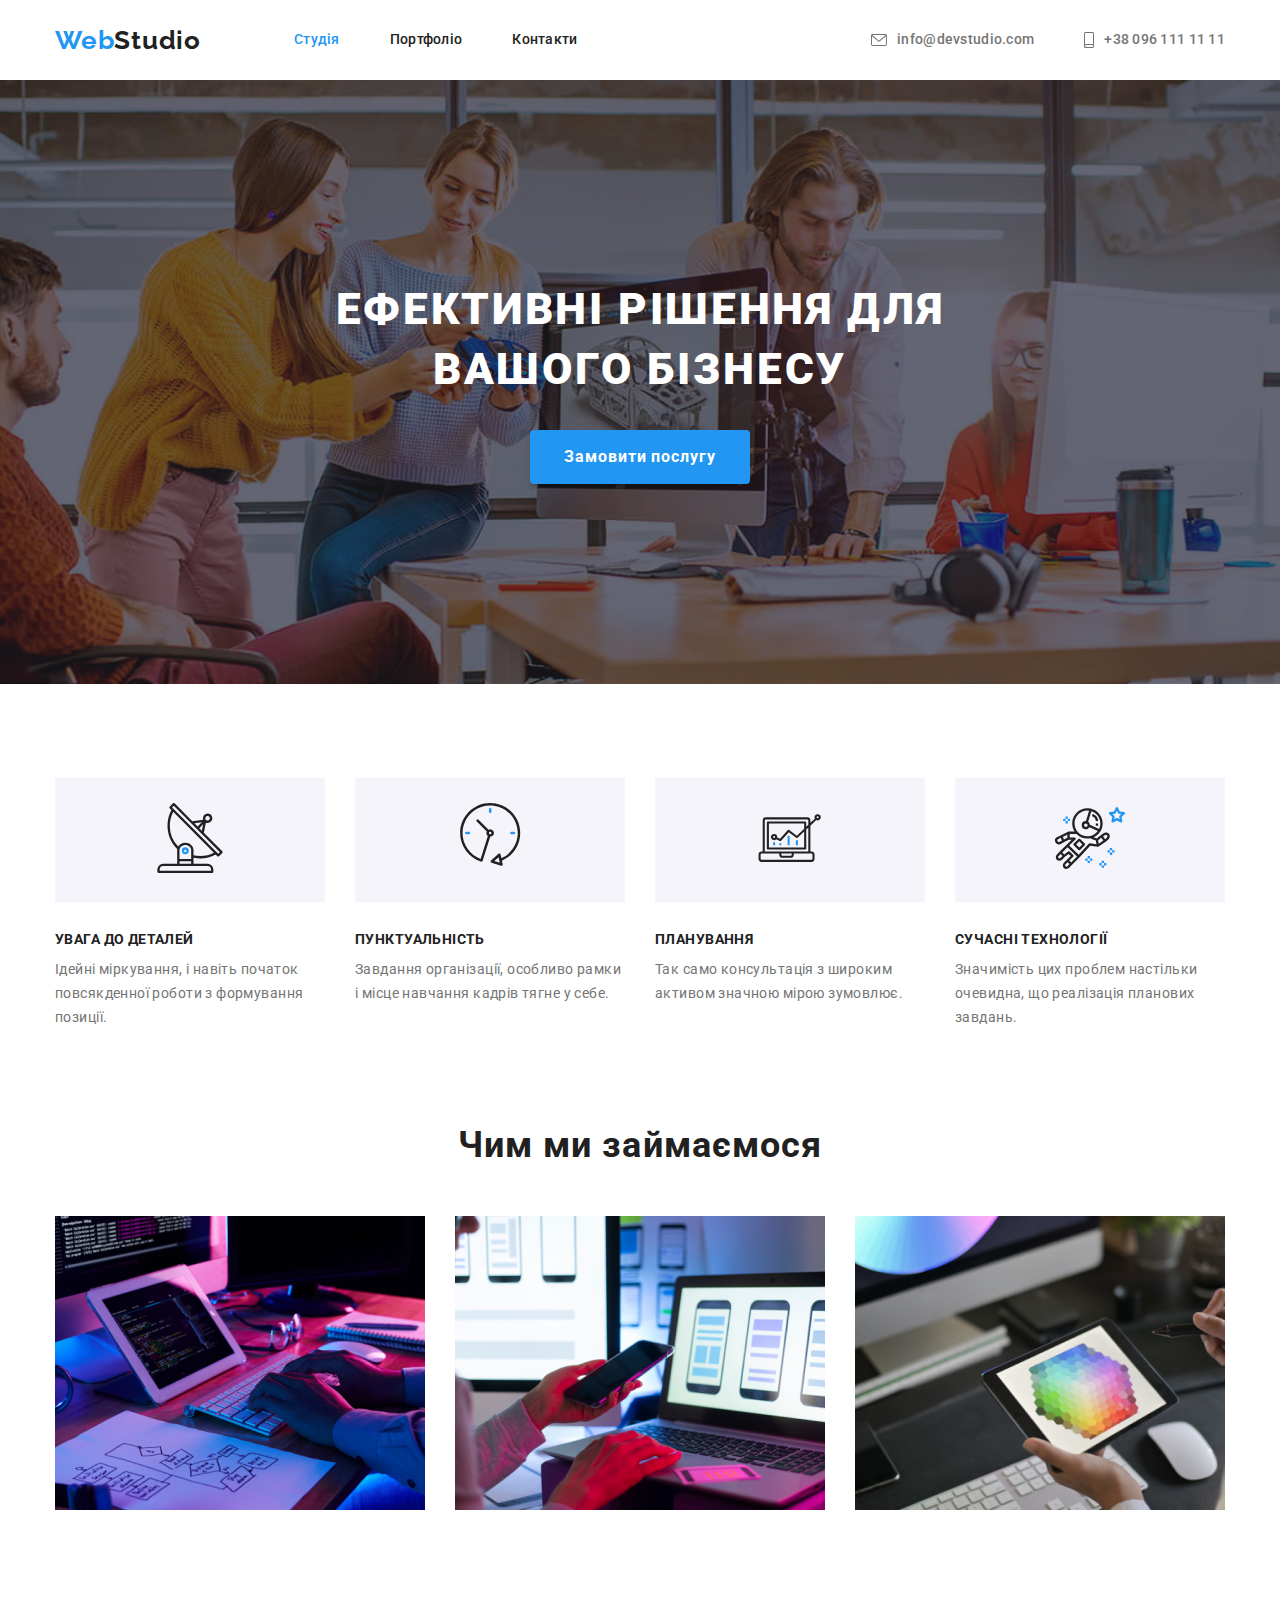
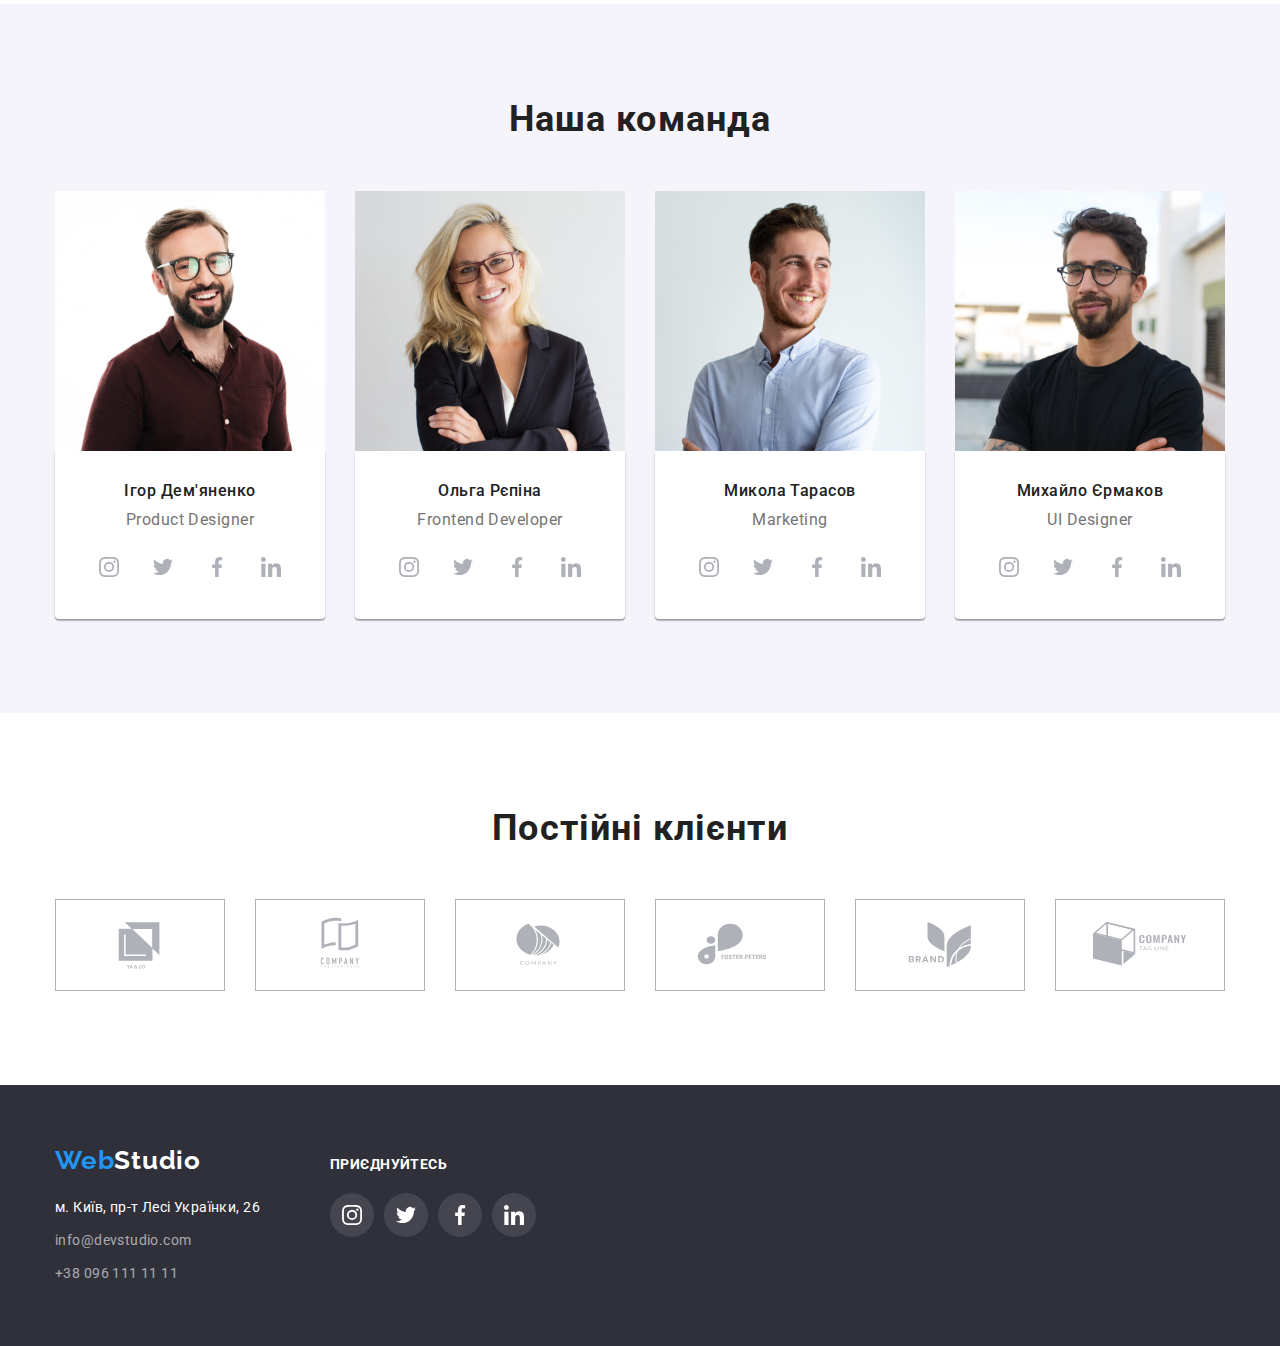
<file: index.html>
<!DOCTYPE html>
<html lang="uk">
<head>
    <meta charset="UTF-8">
    <meta http-equiv="X-UA-Compatible" content="IE=edge">
    <meta name="viewport" content="width=device-width, initial-scale=1.0">
    <link rel="preconnect" href="https://fonts.googleapis.com">
    <link rel="preconnect" href="https://fonts.gstatic.com" crossorigin>
    <link href="https://fonts.googleapis.com/css2?family=Raleway:wght@700&family=Roboto:wght@400;500;700;900&display=swap"
        rel="stylesheet">
    <link rel="stylesheet" href="https://cdnjs.cloudflare.com/ajax/libs/modern-normalize/1.1.0/modern-normalize.min.css">
    <link rel="stylesheet" href="./css/styles.css">
    <title>WebStudio</title>
</head>
<body>
    <header>
        <div class="top container">
        <a href="./index.html" class="logo"><span class="blue">Web</span>Studio</a>
        <nav>
            <ul class="nav-list">
                <li> <a href="./index.html" class="nav-item current">Студія</a></li>
                <li> <a href="./portfolio.html" class="nav-item">Портфоліо</a></li>
                <li> <a href="#" class="nav-item">Контакти</a></li>
            </ul>
            
        </nav>
        <ul class="info">
            <li> <a href="mailto:info@devstudio.com" class="contact"> <svg  width="16"
   height="12">
                <use href="./images/icons.svg#icon-envelope"></use>
            </svg>info@devstudio.com</a></li>
            <li> <a href="tel:+380961111111" class="contact"> <svg width="10" height="16">
                <use href="./images/icons.svg#icon-smartphone"></use>
            </svg> +38 096 111 11 11</a></li>
        </ul>
        </div>
    </header>
    <main>
        <!--Hero-->
        
<section class="hero">
    <div class= "container">
    <h1 class="hero-title">Ефективні рішення для вашого бізнесу</h1>
    <button type="button" class="btn auto">Замовити послугу</button>
    </div>
</section>

        <!--Advantages-->
<section class="list-section section">
    <div class="container">
            <h2 class="visually-hidden"> Переваги </h2>
            
    <ul class="list">
        <li> <div class="list-item-styles"><svg  width="70" height="70">
            <use href="./images/icons.svg#icon-antenna"></use>
        </svg></div><h3 class="list-title">УВАГА ДО ДЕТАЛЕЙ</h3>
            <p class="list-text">Ідейні міркування, і навіть початок повсякденної роботи з формування позиції.</p></li>
        <li><div class="list-item-styles"><svg  width="70" height="70">
            <use href="./images/icons.svg#icon-clock"></use>
        </svg></div><h3 class="list-title">ПУНКТУАЛЬНІСТЬ</h3>
            <p class="list-text">Завдання організації, особливо рамки і місце навчання кадрів тягне у себе.</p></li>
        <li><div class="list-item-styles"><svg  width="70" height="70">
            <use href="./images/icons.svg#icon-diagram"></use>
        </svg></div><h3 class="list-title">ПЛАНУВАННЯ</h3>
            <p class="list-text">Так само консультація з широким активом значною мірою зумовлює.</p></li>
        <li><div class="list-item-styles"><svg  width="70" height="70">
            <use href="./images/icons.svg#icon-astronaut"></use>
        </svg></div><h3 class="list-title">СУЧАСНІ ТЕХНОЛОГІЇ</h3>
            <p class="list-text">Значимість цих проблем настільки очевидна, що реалізація планових завдань.</p></li>
    </ul>
    </div>
</section>
        <!--What we do?-->
<section class="work-section section">
    <div class="container">
    <h2 class="main-title">Чим ми займаємося</h2>
    <ul class="img-list">
        <li><img src="./images/box1.jpg" alt="Programming" width="370" height="294" class="img block"></li>
        <li><img src="./images/box2.jpg" alt="Testing" width="370" height="294" class="img block"></li>
        <li><img src="./images/box3.jpg" alt="Design" width="370" height="294" class="img block"></li>
    </ul>
    </div>
</section>
        <!--Our team-->
<section class="team-items  section"> 
    <div class="container"> 
    <h2 class="main-title-team">Наша команда</h2>
    <ul class="container-team">
        <li> <img src="./images/teamcard1.jpg" alt="Product Designer" width="270" height="260" class="icon block">
           <div class="team-border"><h3 class="main-subtitle">Ігор Дем'яненко</h3> 
            <p class="main-desc">Product Designer</p>
            <div>
                <ul class="social-items">
                <li><a class="social-item-styles" href="#"><svg  width="20" height="20">
                        <use href="./images/icons.svg#icon-instagram"></use>
                    </svg></a> </li>
                <li><a class="social-item-styles" href="#"><svg  width="20" height="20">
                        <use href="./images/icons.svg#icon-twitter"></use>
                    </svg></a></li>
                <li><a class="social-item-styles" href="#"><svg  width="20" height="20">
                        <use href="./images/icons.svg#icon-facebook"></use>
                    </svg> </a></li>
                <li><a class="social-item-styles" href="#"><svg  width="20" height="20">
                        <use href="./images/icons.svg#icon-linkedin"></use>
                    </svg></a></li>
            </ul>
            </div>
            </div>
        </li>
        <li><img src="./images/teamcard2.jpg" alt="Frontend Developer" width="270" height="260" class="icon block">
            <div class="team-border"><h3 class="main-subtitle">Ольга Рєпіна</h3> 
            <p class="main-desc">Frontend Developer</p>
            <div>
                <ul class="social-items">
                    <li><a class="social-item-styles" href="#"><svg width="20" height="20">
                                <use href="./images/icons.svg#icon-instagram"></use>
                            </svg></a> </li>
                    <li><a class="social-item-styles" href="#"><svg width="20" height="20">
                                <use href="./images/icons.svg#icon-twitter"></use>
                            </svg></a></li>
                    <li><a class="social-item-styles" href="#"><svg width="20" height="20">
                                <use href="./images/icons.svg#icon-facebook"></use>
                            </svg> </a></li>
                    <li><a class="social-item-styles" href="#"><svg width="20" height="20">
                                <use href="./images/icons.svg#icon-linkedin"></use>
                            </svg></a></li>
                </ul>
            </div>
        </div>
        </li>
        <li><img src="./images/teamcard3.jpg" alt="Marketing" width="270" height="260" class="icon block">
            <div class="team-border"><h3 class="main-subtitle">Микола Тарасов</h3> 
            <p class="main-desc">Marketing</p>
        <div>
            <ul class="social-items">
                <li><a class="social-item-styles" href="#"><svg width="20" height="20">
                            <use href="./images/icons.svg#icon-instagram"></use>
                        </svg></a> </li>
                <li><a class="social-item-styles" href="#"><svg width="20" height="20">
                            <use href="./images/icons.svg#icon-twitter"></use>
                        </svg></a></li>
                <li><a class="social-item-styles" href="#"><svg width="20" height="20">
                            <use href="./images/icons.svg#icon-facebook"></use>
                        </svg> </a></li>
                <li><a class="social-item-styles" href="#"><svg width="20" height="20">
                            <use href="./images/icons.svg#icon-linkedin"></use>
                        </svg></a></li>
            </ul>
        </div>
        </div>
        </li>
        <li><img src="./images/teamcard4.jpg" alt="UI Designer" width="270" height="260" class="icon block">
            <div class="team-border"><h3 class="main-subtitle">Михайло Єрмаков</h3>  
            <p class="main-desc">UI Designer</p>
            <div>
                <ul class="social-items">
                    <li><a class="social-item-styles" href="#"><svg width="20" height="20">
                                <use href="./images/icons.svg#icon-instagram"></use>
                            </svg></a> </li>
                    <li><a class="social-item-styles" href="#"><svg width="20" height="20">
                                <use href="./images/icons.svg#icon-twitter"></use>
                            </svg></a></li>
                    <li><a class="social-item-styles" href="#"><svg width="20" height="20">
                                <use href="./images/icons.svg#icon-facebook"></use>
                            </svg> </a></li>
                    <li><a class="social-item-styles" href="#"><svg width="20" height="20">
                                <use href="./images/icons.svg#icon-linkedin"></use>
                            </svg></a></li>
                </ul>
            </div>
            </div>
        </li>
    </ul>
    </div>
</section>
<section class="clients">
    <div class="container">
    <h2 class="main-title-team">Постійні клієнти</h2>
    <ul class="clients-items">
        <li class="clients-item-styles">
            <a  href="#" class="clients-item"><svg  width="106" height="60">
                <use href="./images/icons.svg#icon-yaco"></use>
            </svg></a>
        </li>
        <li class="clients-item-styles">
            <a  href="#" class="clients-item"><svg  width="106" height="60">
                <use href="./images/icons.svg#icon-company-here"></use>
            </svg>
            </a>
        </li>
        <li class="clients-item-styles">
            <a  href="#" class="clients-item"><svg  width="106" height="60">
                    <use href="./images/icons.svg#icon-company-object"></use>
                </svg>
            </a>
        </li>
        <li class="clients-item-styles">
            <a  href="#" class="clients-item"><svg  width="106" height="60">
                    <use href="./images/icons.svg#icon-foster"></use>
                </svg>
            </a>
        </li>
        <li class="clients-item-styles">
            <a  href="#" class="clients-item"><svg  width="106" height="60">
                    <use href="./images/icons.svg#icon-brand"></use>
                </svg>
            </a>
        </li>
        <li class="clients-item-styles">
            <a  href="#" class="clients-item"><svg  width="106" height="60">
                    <use href="./images/icons.svg#icon-company"></use>
                </svg>
            </a>
        </li>
    </ul>
    </div>
</section>
    </main>
    <footer class="footer">
        <div class=" footer-container container">
            <div class="footer-logo-left">
        <a href="/index.html" class="footer-logo"><span class="blue">Web</span>Studio</a>
        <address class="address">
        <ul class="container-footer">
            <li><a href="https://goo.gl/maps/627c23BeB8VWocJj6" target="_blank" rel="nofollow noopener noreferrer" class="footer-address">м. Київ, пр-т Лесі Українки, 26</a></li>
            <li> <a href="mailto:info@devstudio.com" class="footer-contact">info@devstudio.com</a></li>
            <li> <a href="tel:+380961111111" class="footer-contact">+38 096 111 11 11</a></li>
        </ul>
        </address>
        </div>
        <div class="footer-social">
        <h3 class="footer-text">Приєднуйтесь</h3>
        <ul class="footer-items">
        <li><a class="footer-social-styles" href="#"><svg class="footer-social-item" width="20" height="20">
                <use href="./images/icons.svg#icon-instagram"></use>
            </svg></a>
            </li>
        <li><a class="footer-social-styles" href="#"><svg class="footer-social-item" width="20" height="20">
                <use href="./images/icons.svg#icon-twitter"></use>
            </svg></a></li>
        <li><a class="footer-social-styles" href="#"><svg class="footer-social-item" width="20" height="20">
                <use href="./images/icons.svg#icon-facebook"></use>
            </svg> </a></li>
        <li><a class="footer-social-styles" href="#"><svg class="footer-social-item" width="20" height="20">
                <use href="./images/icons.svg#icon-linkedin"></use>
            </svg></a></li>
        </ul>
        </div>
        </div>
    </footer>
</body>
</file>
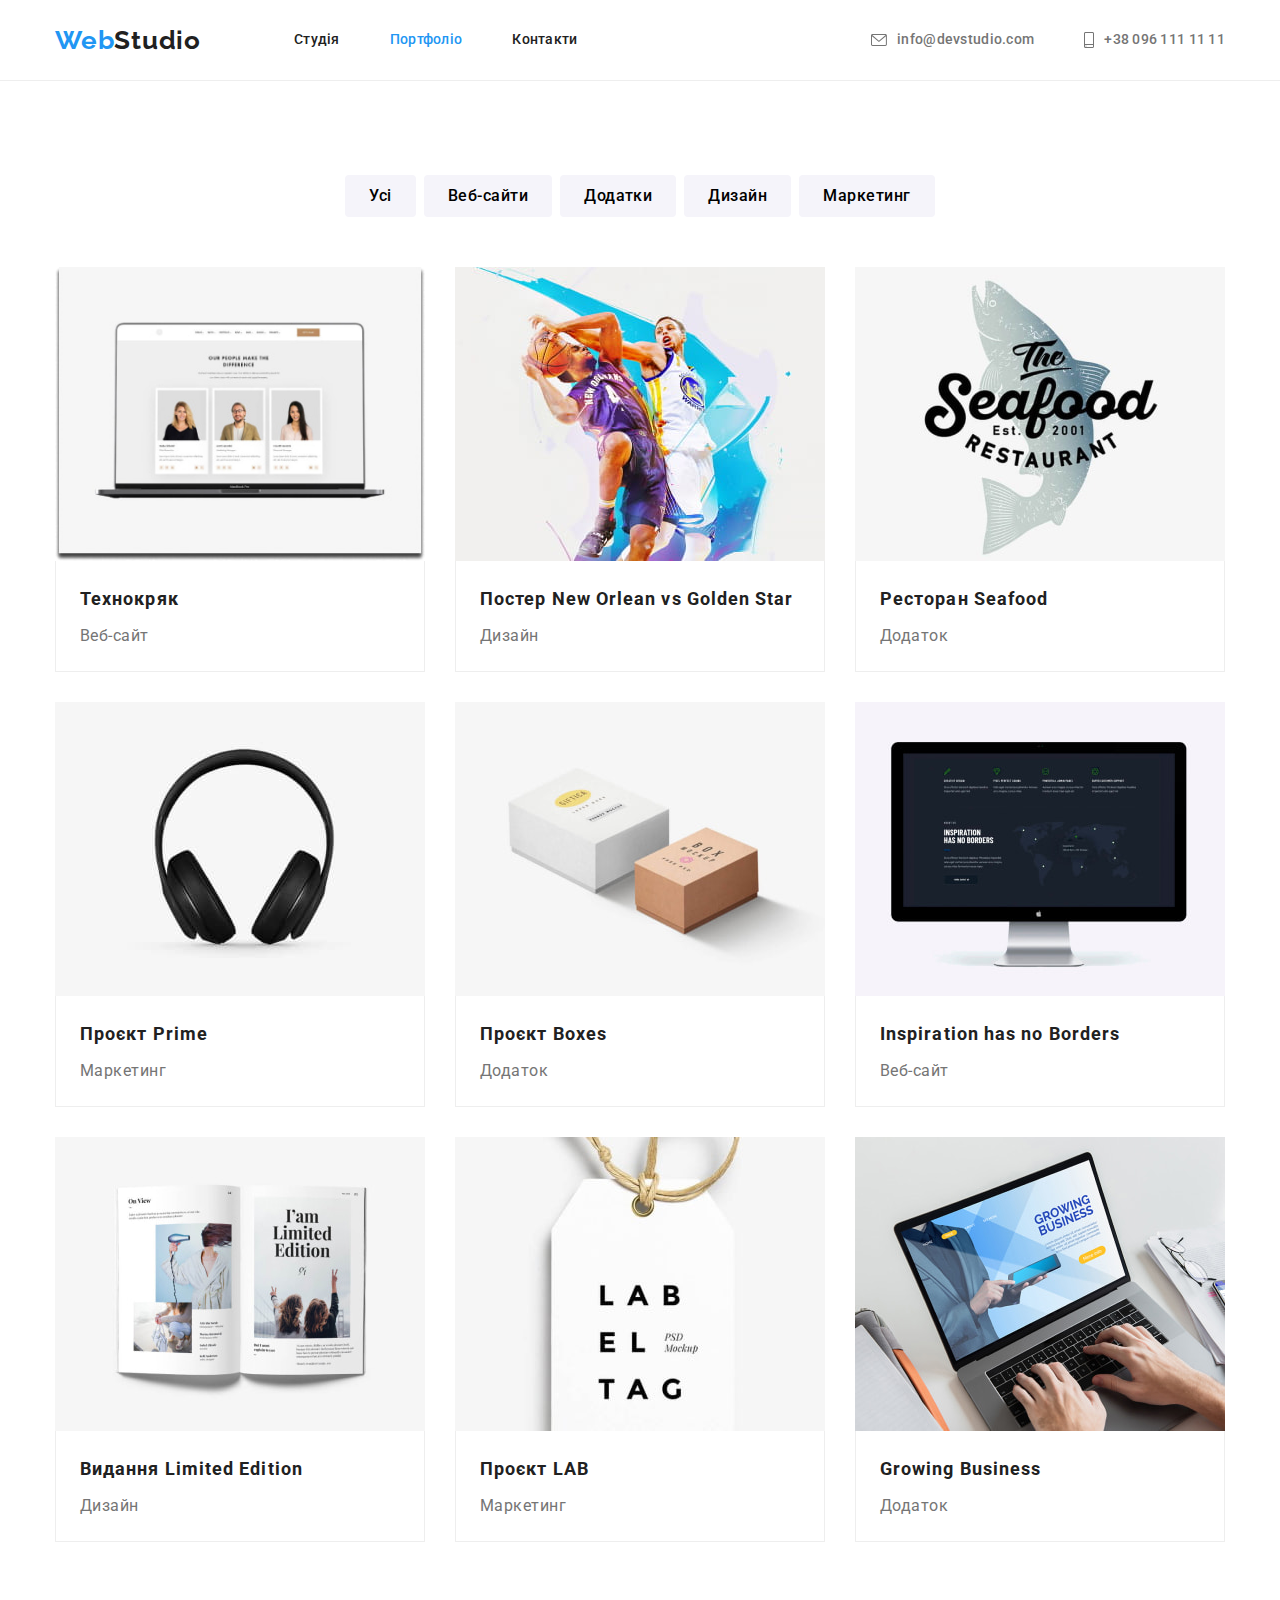
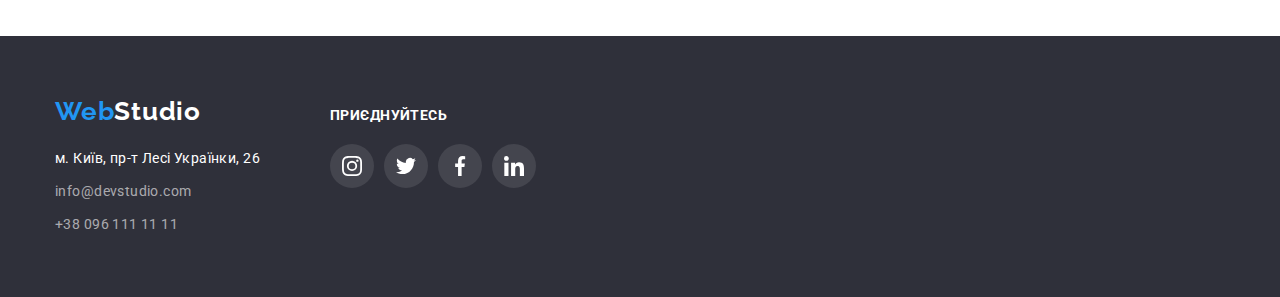
<file: portfolio.html>
<!DOCTYPE html>
<html lang="uk">

<head>
    <meta charset="UTF-8">
    <meta http-equiv="X-UA-Compatible" content="IE=edge">
    <meta name="viewport" content="width=device-width, initial-scale=1.0">
    <link rel="preconnect" href="https://fonts.googleapis.com">
    <link rel="preconnect" href="https://fonts.gstatic.com" crossorigin>
    <link href="https://fonts.googleapis.com/css2?family=Raleway:wght@700&family=Roboto:wght@400;500;700;900&display=swap"
        rel="stylesheet">
    <link rel="stylesheet" href="https://cdnjs.cloudflare.com/ajax/libs/modern-normalize/1.1.0/modern-normalize.min.css">
    <link rel="stylesheet" href="./css/styles.css">
    <title>Portfolio</title>
</head>

<body>
<header class="border">
    <div class="top-portfolio container ">
    <a href="#" class="logo"><span class="blue">Web</span>Studio</a>
    <nav>
        <ul class="nav-list">
            <li> <a href="./index.html" class="nav-item">Студія</a></li>
            <li> <a href="./portfolio.html" class="nav-item current">Портфоліо</a></li>
            <li> <a href="#" class="nav-item">Контакти</a></li>
        </ul>

    </nav>
    <ul class="info">
        <li> <a href="mailto:info@devstudio.com" class="contact"> <svg width="16" height="12">
                    <use href="./images/icons.svg#icon-envelope"></use>
                </svg>info@devstudio.com</a></li>
        <li> <a href="tel:+380961111111" class="contact"> <svg width="10" height="16">
                    <use href="./images/icons.svg#icon-smartphone"></use>
                </svg> +38 096 111 11 11</a></li>
    </ul>
    </div>
</header>
    <main>
        <!--Liste-->
      <section class="liste">
        <div class="container">
        <h1 class="visually-hidden"> Наші роботи </h1>
        <ul class="container-liste-btn">
            <li> <button type="button" class="liste-btn auto">Усі</button></li>
            <li> <button type="button"  class="liste-btn auto">Веб-сайти</button></li>
            <li> <button type="button"  class="liste-btn auto">Додатки</button></li>
            <li> <button type="button"  class="liste-btn auto">Дизайн</button></li>
            <li> <button type="button" class="liste-btn auto">Маркетинг</button></li>
            
        </ul>
           
            <ul class="project-liste">
                <li> <a href="#" class="project-shadow"><img src="./images/texnokiak.jpg" alt="Website" width= "370" height= "294" class="project-icon block">
                    <div class="project-border"><h2 class="project-subtitle">Технокряк</h2>
                    <p class="project-copy">Веб-сайт</p>
                    </div>
                </a>
                </li>
                <li><a href="#" class="project-shadow"><img src="./images/poster.neworlean.jpg"  alt="Poster" width= "370" height="294" class="project-icon block">
                    <div class="project-border"><h2 class="project-subtitle">Постер New Orlean vs Golden Star</h2>
                    <p class="project-copy">Дизайн</p>
                    </div>
                </a>
                </li>
                <li><a href="#" class="project-shadow"><img src="./images/seafood.jpg"   alt="Restaurant" width ="370" height="294" class="project-icon block">
                    <div class="project-border"><h2 class="project-subtitle">Ресторан Seafood</h2>
                    <p class="project-copy">Додаток</p>
                    </div>
                </a>
                </li>
                <li><a href="#" class="project-shadow"><img src="images/prime.jpg"  alt= "Project Prime" width="370" height="294" class="project-icon block">
                    <div class="project-border"><h2 class="project-subtitle">Проєкт Prime</h2>
                    <p class="project-copy">Маркетинг</p>
                    </div>
                </a>
                </li>
                <li><a href="#" class="project-shadow"><img src="images/boxes.jpg" alt="Project Box" width="370" height="294" class="project-icon block">
                    <div class="project-border"><h2 class="project-subtitle">Проєкт Boxes</h2>
                    <p class="project-copy">Додаток</p>
                    </div>
                </a>
                </li>
                <li ><a href="#" class="project-shadow"><img src="images/inspiration.jpg" alt= "Inspiration has no Borders" width="370" height="294" class="project-icon block">
                    <div class="project-border"><h2 class="project-subtitle">Inspiration has no Borders</h2>
                    <p class="project-copy">Веб-сайт</p>
                    </div>
                </a>
                </li>
                <li ><a href="#" class="project-shadow"><img src="images/limited.edit.jpg" alt="Limited Edition" width= "370" height="294" class="project-icon block">
                    <div class="project-border"><h2 class="project-subtitle">Видання Limited Edition</h2>
                    <p class="project-copy">Дизайн</p>
                    </div>
                </a>
                </li>
                <li><a href="#" class="project-shadow"><img src="images/lab.jpg" alt= "Limited Edition" width= "370" height="294" class="project-icon block">
                    <div class="project-border"><h2 class="project-subtitle">Проєкт LAB</h2>
                    <p class="project-copy">Маркетинг</p>
                    </div>
                    </a>
                </li>
                <li><a href="#" class="project-shadow"><img src="images/growing.business.jpg" alt="Growing Business" width= "370" height="294" class="project-icon block">
                    <div class="project-border"><h2 class="project-subtitle">Growing Business</h2>
                    <p class="project-copy">Додаток</p>
                    </div>
                    </a>
                </li>
            </ul>
            </div>
        </section>
    </main>
    <!--Footer-->
    <footer class="footer">
        <div class=" footer-container container">
            <div class="footer-logo-left">
                <a href="/index.html" class="footer-logo"><span class="blue">Web</span>Studio</a>
                <address class="address">
                    <ul class="container-footer">
                        <li><a href="https://goo.gl/maps/627c23BeB8VWocJj6" target="_blank"
                                rel="nofollow noopener noreferrer" class="footer-address">м. Київ, пр-т Лесі Українки,
                                26</a></li>
                        <li> <a href="mailto:info@devstudio.com" class="footer-contact">info@devstudio.com</a></li>
                        <li> <a href="tel:+380961111111" class="footer-contact">+38 096 111 11 11</a></li>
                    </ul>
                </address>
            </div>
            <div class="footer-social">
                <h3 class="footer-text">Приєднуйтесь</h3>
                <ul class="footer-items">
                    <li><a class="footer-social-styles" href="#"><svg class="footer-social-item" width="20" height="20">
                                <use href="./images/icons.svg#icon-instagram"></use>
                            </svg></a>
                    </li>
                    <li><a class="footer-social-styles" href="#"><svg class="footer-social-item" width="20" height="20">
                                <use href="./images/icons.svg#icon-twitter"></use>
                            </svg></a></li>
                    <li><a class="footer-social-styles" href="#"><svg class="footer-social-item" width="20" height="20">
                                <use href="./images/icons.svg#icon-facebook"></use>
                            </svg> </a></li>
                    <li><a class="footer-social-styles" href="#"><svg class="footer-social-item" width="20" height="20">
                                <use href="./images/icons.svg#icon-linkedin"></use>
                            </svg></a></li>
                </ul>
            </div>
        </div>
    </footer>
</body>

</html>
</file>
<file: css/styles.css>
:root{
    --title-text-color:#212121;
    --subtitle-text-color: #757575;
    --accent-text-color: #2196F3;
    --main-title-color: #FFFFFF;
    --background-color-black: #2F303A;
    --activ-button-color: #188CE8;
    --second-accent-color:rgba(255, 255, 255, 0.6);
    --button-color: #F5F4FA;
    --border-color: #EEEEEE;
    --svg-color-grey:#afb1b8;
}
body{
    background-color: var(--main-title-color);
    color: var(--title-text-color);
    font-family: 'Roboto', sans-serif;
}
ul {
    list-style: none;
    margin: 0;
    padding-left: 0px;

}
h1,
h2,
h3,
h4,
h5,
h6,
p {
    margin: 0;
}
.auto{
    cursor: pointer;
}
.nav-item.current {
    color: var(--accent-text-color);
}

.container {
    width: 1200px;
    padding-left: 15px;
    padding-right: 15px;

    margin-left: auto;
    margin-right: auto;
    
}

.block{
    display: block;
}

.section{
    padding-bottom: 94px;
}
.border{
    border-bottom : 1px solid var(--border-color);
}
.top {
   display: flex;
   align-items: center;
   flex-direction: row;
}

.top-portfolio{
 display: flex;
 align-items: center;
 flex-direction: row;

}

.logo{
    color:var(--title-text-color);
    font-family: 'Raleway', sans-serif;
    font-weight: 700;
    font-size: 26px;
    line-height: 1.19;
    letter-spacing: 0.03em;
    text-decoration: none;

    margin-right: 93px;

}

.logo>.blue,
.header>.blue,
.blue{
    color:var(--accent-text-color);
    text-decoration: none;
}

.contact:hover,.contact:focus{
    color: var(--accent-text-color);
    fill: var(--accent-text-color);
}

.nav-list{
    display: flex;
    padding-left: 0px;

    
}
.nav-item{
color: var(--title-text-color);
    font-weight: 500;
    font-size: 14px;
    line-height: 1.14;
    letter-spacing: 0.02em;
    text-decoration: none;

    display: block;
}

.nav-list li:not(:last-child){
    margin-right: 50px;
}

.nav-list a{
    padding-top: 32px;
    padding-bottom: 32px;
}

.nav-item:hover,
.nav-item:focus {
color: var(--accent-text-color);
}

.info {
    display: flex;
    flex-direction: row;
    margin-left: auto;
}

.contact{
    display: block;
    display: flex;
    align-items: center;
    gap: 10px;
    
    color: var(--subtitle-text-color);
    fill: var(--subtitle-text-color);
    font-weight: 500;
    font-size: 14px;
    line-height: 1.14;
    letter-spacing: 0.02em;    
     
}

.info a{
    padding-top: 32px;
    padding-bottom: 32px;
}

.info li:not(:last-child) {
    margin-right: 50px;
}

.hero{
background: #C4C4C4;
background-image: linear-gradient(to right, rgba(47, 48, 58, 0.4),rgba(47, 48, 58, 0.4)), url("../images/hero.jpg");
background-repeat: no-repeat;
background-size: cover;
background-position: center;
max-width: 1600px;

margin-left: auto;
margin-right: auto;
padding-bottom: 200px;
padding-top: 200px;
text-align: center;


}

.hero-title{
    max-width: 696px;
    
    flex-wrap: wrap;
    margin-left: auto;
    margin-right: auto;
    margin-bottom: 30px;


    color: var(--main-title-color);
    font-weight: 900;
    font-size: 44px;
    line-height: 1.36;
    text-align: center;
    letter-spacing: 0.06em;
    text-transform: uppercase;

   
}

.hero .btn {
    border-radius: 4px;
    border-color: transparent;


    background-color: var(--accent-text-color);
    box-shadow: 0px 4px 4px rgba(0, 0, 0, 0.15);
    color: var(--main-title-color);
    font-weight: 700;
    font-size: 16px;
    line-height: 1.87;
    letter-spacing: 0.06em;
    font-family: inherit;
    text-align: center;  
    padding: 10px 32px;
}
       
.hero .btn:focus,
.hero .btn:hover{
    background-color: var(--activ-button-color);
    box-shadow: 0px 4px 4px rgba(0, 0, 0, 0.15);
}

.list-section{
    padding-top: 94px;
    padding-bottom: 47px;

}
.list{
    display: flex;
}

.list li:not(:first-child){
    margin-left: 30px;
}
 .list-item-styles{
    padding: 25px 100px;
    background-color: var(--button-color);
 }

.list-title{
    font-weight: 700;
    font-size: 14px;
    line-height: 1.14;
    letter-spacing: 0.03em;
    margin-top: 30px;
    margin-bottom: 10px;
}

.list-text{
    color: var(--subtitle-text-color);
    font-size: 14px;
    line-height: 1.71;
    letter-spacing: 0.03em;
    text-align: left;

    min-width: 270px;
}
.work-section{
    padding-top: 47px;
}

.main-title {
    font-weight: 700;
    font-size: 36px;
    line-height: 1.18;
    text-align: center;
    letter-spacing: 0.03em;

    margin-bottom: 50px;
}

.img-list{
    display: flex;
    flex-direction: row;
    padding-left: 0px;
}

.team-border{
    box-shadow: 0px 1px 3px rgba(0, 0, 0, 0.12), 0px 1px 1px rgba(0, 0, 0, 0.14), 0px 2px 1px rgba(0, 0, 0, 0.2);
    border-radius: 0px 0px 4px 4px;
    padding: 30px 0px;
    background-color: var(--main-title-color);
}

.img-list li:not(:first-child){
    margin-left: 30px;
}

.team-items {
    background-color: var(--button-color);
    padding-top: 94px;
    width: 100%;
}
.social-items{
    margin-top: 16px;
    display: inline;
    display: flex;
    flex-direction: row;
    align-items: center;
    justify-content: center;
    gap: 10px;
  
}

.social-item-styles{
    display: flex;
   
    width: 44px;
    height: 44px;
    padding: 12px 12px;
    background-color: var(--main-title-color);
    fill: var(--svg-color-grey);
    border-radius: 50%;
   
}
.social-item-styles:hover,
.social-item-styles:focus{
    background-color: var(--accent-text-color);
    fill: var(--main-title-color);
}
.main-title-team {
    font-weight: 700;
    font-size: 36px;
    line-height: 1.18;
    text-align: center;
    letter-spacing: 0.03em;

    margin-bottom: 50px;
}

.container-team{
    display: flex;
    flex-direction: row;
    padding-left: 0px;
    gap: 30px;
}
.main-subtitle{
    color: var(--title-text-color);
    font-weight: 500;
        font-size: 16px;
        line-height: 1.19;
        letter-spacing: 0.03em;
        text-align: center;
        margin-bottom: 10px;
}

.main-desc{
    color: var(--subtitle-text-color);
            font-size: 16px;
            line-height: 1.19;
            letter-spacing: 0.03em;  
           
           text-align: center;
            
             
}
.clients{
    padding-top: 94px;
    padding-bottom: 94px;
}
.clients-item-styles{
    border-radius: 4px;
    max-width: 170px;
}

.clients-item{
width: 170px;
height: 92px;
display: inline-flex;
align-items: center;
justify-content: center;
border: 1px solid #AFB1B8;
fill: var(--svg-color-grey);

}
.clients-item:hover,
.clients-item:focus{
fill: var(--accent-text-color);
border-color: var(--accent-text-color);
}

.clients-items{
    display: flex;
    gap: 30px;
}


.footer{
    background-color: var(--background-color-black);

    padding-top: 60px;
    padding-bottom: 60px;
   
    
}
.footer-container{
display: flex;
align-items: baseline;
}
.footer-logo{
    color: var(--main-title-color);
    font-family: 'Raleway', sans-serif;
    font-weight: 700;
    font-size: 26px;
    line-height: 1.19;
    letter-spacing: 0.03em;
    text-decoration: none;
    padding-right: 0px; 
   
}
.footer-address{
    color: var(--main-title-color);
    font-size: 14px;
    line-height: 1.71;
    letter-spacing: 0.03em;
    text-decoration: none;
    font-style: normal;
    padding-right: 0px;
    
}
.footer-logo-left{
    display: flex;
    justify-content: left;
    align-items: flex-start;
    display: inline-block;
}
.footer-contact{
    color: var(--second-accent-color);
    font-size: 14px;
    line-height: 1.71;
    letter-spacing: 0.03em;
    text-decoration: none;
    font-style: normal;
    padding-right: 0px;
}

.footer-text{
    font-weight: 700;
    font-size: 14px;
    line-height: 1.14;
    letter-spacing: 0.03em;
    text-transform: uppercase;
    margin-bottom: 20px;
   
    
    color: var(--main-title-color);
}
.footer-social{
text-align: left;
margin-left: 70px;
}

.footer-items{
    display: flex;
    flex-direction: row;
    gap: 10px;
}
.footer-social-styles{
    display: flex;
    text-align: center;
    width: 44px;
    height: 44px;
    padding: 12px 12px;
    border-radius: 50%;
    background: rgba(255, 255, 255, 0.1);
}
.footer-social-styles:hover,
.footer-social-styles:focus{
    background: var(--accent-text-color);
}
.footer-social-item{
    fill: var(--main-title-color);
}

.address{
margin-top: 20px;
}
.container-footer{
    padding-left: 0px;
    padding-right: 0px;
}

.container-footer li:not(:first-child){
    margin-top: 9px;
}

.footer-address:focus,.footer-address:hover,.footer-contact:hover,.footer-contact:focus{
    color: var(--accent-text-color);
}
.liste {
padding-top: 94px;
padding-bottom: 94px;
}
.visually-hidden {
    position: absolute;
    white-space: nowrap;
    overflow: hidden;
    border: 0;
    padding: 0;
    clip: rect(0 0 0 0);
    width: 1px;
    height: 1px;
    margin: -1px;
}

.container-liste-btn{
    justify-content: center;
    display: flex;
    margin-left: auto;
    margin-right: auto;
    margin-bottom: 50px;
    padding-left: 0px;
}
.container-liste-btn button{
    padding: 6px 22px;
}
.container-liste-btn li:not(:first-child){
    margin-left: 8px;
}

.liste-btn{
    background-color: var(--button-color);
    font-weight: 500;
    font-size: 16px;
    line-height: 1.63;
    letter-spacing: 0.03em;
    font-family: inherit;

    border-radius: 4px;
    border-color: transparent;

}
.project-shadow{
    display: block;
}
.project-shadow:hover,
.project-shadow:focus{
    box-shadow: 0px 1px 1px rgba(0, 0, 0, 0.12), 0px 4px 4px rgba(0, 0, 0, 0.06), 1px 4px 6px rgba(0, 0, 0, 0.16);
}
.project-liste{
    display: flex;
    flex-wrap: wrap;
    padding-left: 0px;
    gap: 30px;
}

.project-subtitle{
    color: var(--title-text-color);
    font-weight: 700;
    font-size: 18px;
    line-height: 2;
    letter-spacing: 0.06em;
        
     margin-bottom: 4px;
}
  

.project-copy{
    color: var(--subtitle-text-color);
    font-size: 16px;
    line-height: 1.87;
    letter-spacing: 0.03em;
}

.project-border{
    border-right: 1px solid var(--border-color);
    border-bottom: 1px solid var(--border-color);
    border-left: 1px solid var(--border-color);
    padding: 20px 24px;
}

.liste-btn:hover,
.liste-btn:focus{
    background-color: var(--accent-text-color);
    color: var(--main-title-color);
    box-shadow: 0px 3px 1px rgba(0, 0, 0, 0.1), 0px 1px 2px rgba(0, 0, 0, 0.08), 0px 2px 2px rgba(0, 0, 0, 0.12);
}

a {
    text-decoration: none;
}


.trz{
    border: 1px solid var(--background-color-black);
}
.versuchen{
border: 1px solid red;
width: 600px;
height: 600px;
position: relative;

}
.stop{
   position: relative;
   top: 50px;
   left: 50px;
   width: 200px;
   height: 100px;
overflow: hidden;
}
.stop::after{
    content:"" ;
    display: inline-block;
    border: 10px solid green;
    height: 100px;
    width: 100px;
    background-color: orangered;
    position: absolute;
    top:-2%;
    transition: transform 1000ms;
   

}
.stop::before {
    content: "";
    display: inline-block;;
        border: 10px solid green;
        height: 100px;
        width: 100px;
        background-color: orangered;
        position: absolute;
       top: 155%;
        transition: transform  1000ms  ;
}

.stop:hover{
    background-color: rosybrown;
}
.stop:hover::before{
transform: translateY(-150%);

}
.stop:hover::after{
transform: translateY(-150%);
}
</file>
